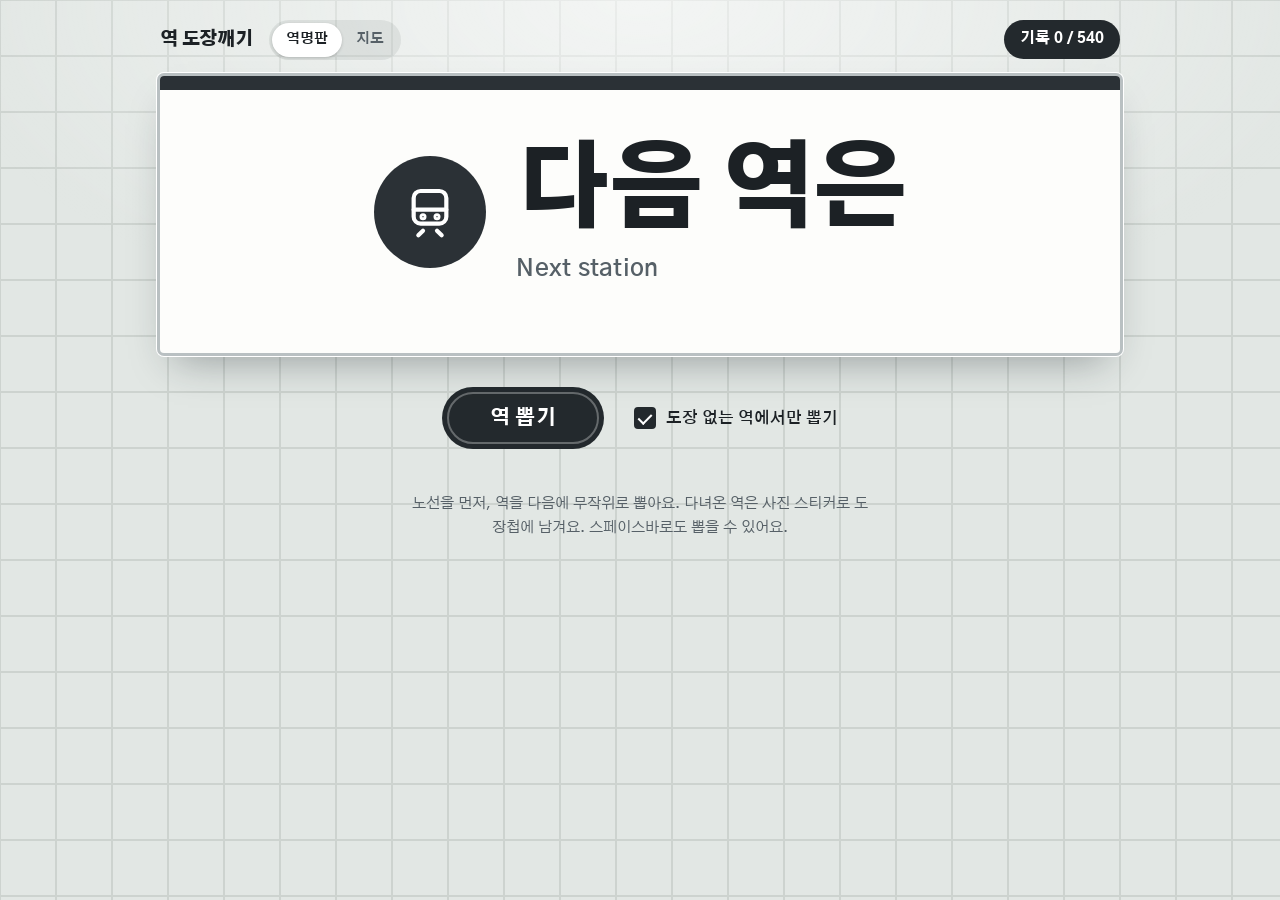
<file: index.html>
<!doctype html>
<html lang="ko">
<head>
  <meta charset="utf-8">
  <meta name="viewport" content="width=device-width, initial-scale=1, viewport-fit=cover">
  <title>역 도장깨기</title>
  <meta name="description" content="무작위 역 뽑기로 떠나는 수도권 전철 탐험. 직접 방문한 역도 같은 사진 스티커 도장첩에 기록합니다.">
  <meta name="theme-color" content="#e2e7e4">
  <link rel="icon" href="data:image/svg+xml,%3Csvg xmlns='http://www.w3.org/2000/svg' viewBox='0 0 32 32'%3E%3Ccircle cx='16' cy='16' r='15' fill='%2300a84d'/%3E%3Ctext x='16' y='22.5' font-size='18' font-weight='700' text-anchor='middle' fill='white' font-family='sans-serif'%3E역%3C/text%3E%3C/svg%3E">
  <meta name="apple-mobile-web-app-capable" content="yes">
  <meta name="mobile-web-app-capable" content="yes">
  <meta name="apple-mobile-web-app-title" content="도장깨기">
  <meta name="apple-mobile-web-app-status-bar-style" content="default">
  <link rel="manifest" href="manifest.webmanifest">
  <link rel="apple-touch-icon" href="icons/icon-180.png">
  <link rel="preconnect" href="https://fonts.googleapis.com">
  <link rel="preconnect" href="https://fonts.gstatic.com" crossorigin>
  <link href="https://fonts.googleapis.com/css2?family=Gothic+A1:wght@400;600;800;900&display=swap" rel="stylesheet">
  <link rel="stylesheet" href="common.css">
  <link rel="stylesheet" href="sign.css">
</head>
<body>
  <div class="wrap">
    <header class="top">
      <h1>역 도장깨기</h1>
      <nav class="views" aria-label="보기 방식"><a href="index.html" aria-current="page">역명판</a><a href="map.html">지도</a></nav>
      <button type="button" class="rec-btn" id="openRecord">기록</button>
    </header>

    <main>
      <section aria-label="뽑은 역">
        <div class="sign-wrap">
          <div class="sign" id="sign" data-state="idle" aria-hidden="true">
            <div class="sign-band"></div>
            <div class="sign-body">
              <div class="nb prev" id="prev"><i class="tri"></i><span id="prevName"></span></div>
              <div class="core">
                <div class="badge" id="badge"><span id="badgeNum"></span></div>
                <div class="names">
                  <div class="ko-win"><div class="ko" id="ko">다음 역은</div></div>
                  <div class="en" id="en">Next station</div>
                </div>
              </div>
              <div class="nb next" id="next"><span id="nextName"></span><i class="tri"></i></div>
            </div>
            <div class="xfer" id="xfer"></div>
          </div>
          <div id="stickerSlot"></div>
        </div>

        <div class="controls">
          <button type="button" class="draw" id="draw">역 뽑기</button>
          <label class="switch">
            <input type="checkbox" id="unvisited" checked>
            <span class="box" aria-hidden="true"></span>
            <span>도장 없는 역에서만 뽑기</span>
          </label>
        </div>
        <p class="note" id="note" role="status"></p>
        <p class="lead" id="lead">노선을 먼저, 역을 다음에 무작위로 뽑아요. 다녀온 역은 사진 스티커로 도장첩에 남겨요.<span class="kbd-only"> 스페이스바로도 뽑을 수 있어요.</span></p>
      </section>

      <section class="board" id="board" hidden aria-label="이 역 안내"></section>
    </main>
  </div>

  <div class="sr" id="live" aria-live="polite"></div>
  <noscript><p style="padding:24px">이 페이지는 자바스크립트가 켜져 있어야 동작해요.</p></noscript>

  <script src="data.js"></script>
  <script src="access.js"></script>
  <script src="geo.js"></script>
  <script src="core/base.js"></script>
  <script src="core/sound.js"></script>
  <script src="core/draw.js"></script>
  <script src="core/route.js"></script>
  <script src="core/sticker.js"></script>
  <script src="core/backup.js"></script>
  <script src="core/seal.js"></script>
  <script src="core/origin.js"></script>
  <script src="core/card.js"></script>
  <script src="core/board.js"></script>
  <script src="core/boardTiles.js"></script>
  <script src="core/boardUpload.js"></script>
  <script src="core/lifehub.js"></script>
  <script src="core/drawer.js"></script>
  <script src="sign.js"></script>
</body>
</html>
</file>
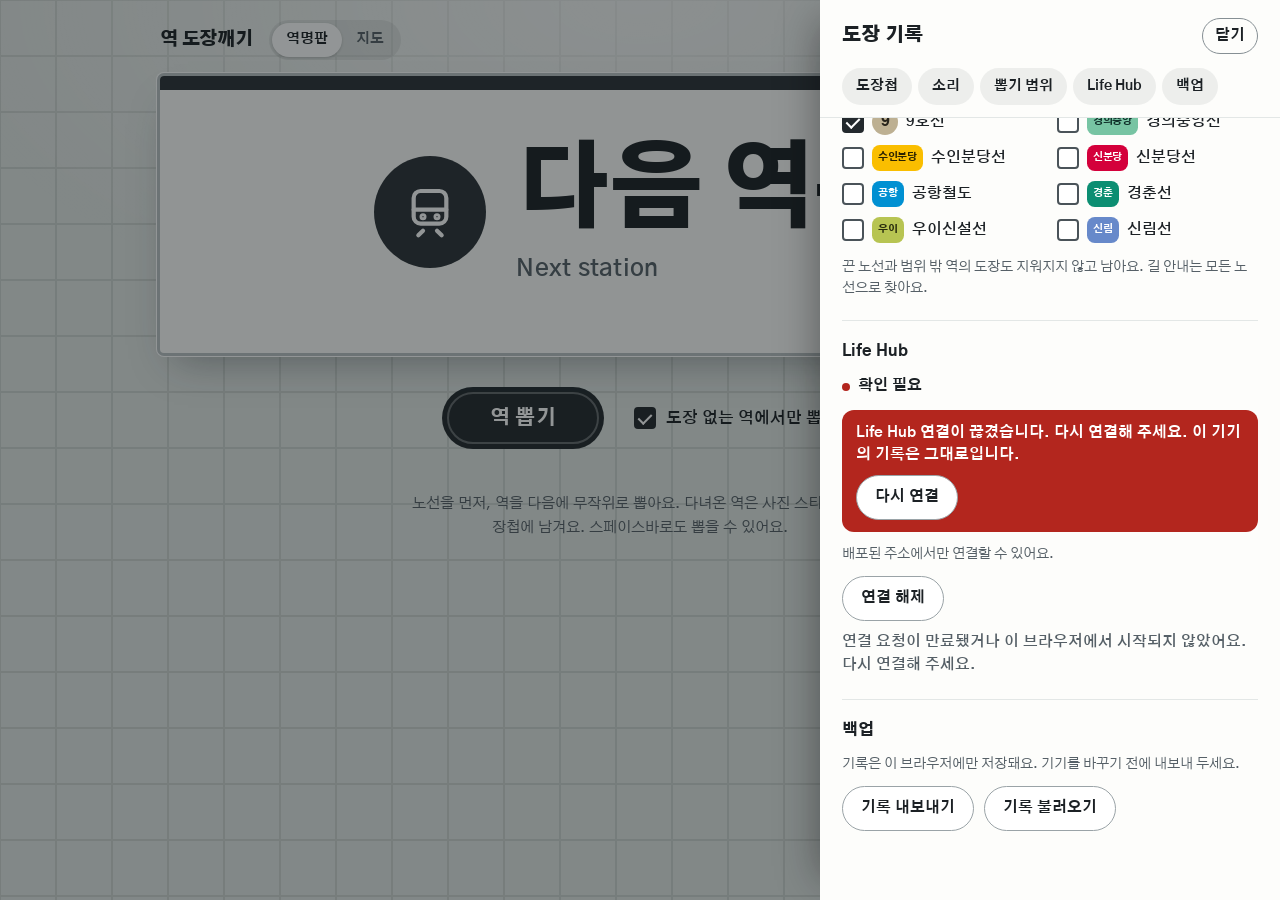
<file: lifehub/index.html>
<!doctype html>
<html lang="ko">
<head>
<meta charset="utf-8">
<meta name="viewport" content="width=device-width,initial-scale=1">
<meta name="robots" content="noindex">
<meta name="referrer" content="no-referrer">
<title>역 도장깨기 · Life Hub</title>
</head>
<body>
<p>Life Hub 연결을 마무리하는 중…</p>
<script>
  // Life Hub가 여기로 돌아와요. 한 번 쓰는 결과를 이 탭의 sessionStorage에 넘기고, 주소에서 지운 뒤 역명판을 열어요.
  try { sessionStorage.setItem('metro-stamp.lifehub.callback.v1', location.search); } catch (e) { /* 앱이 알려요 */ }
  location.replace(new URL('../index.html', location.href).href);
</script>
</body>
</html>
</file>
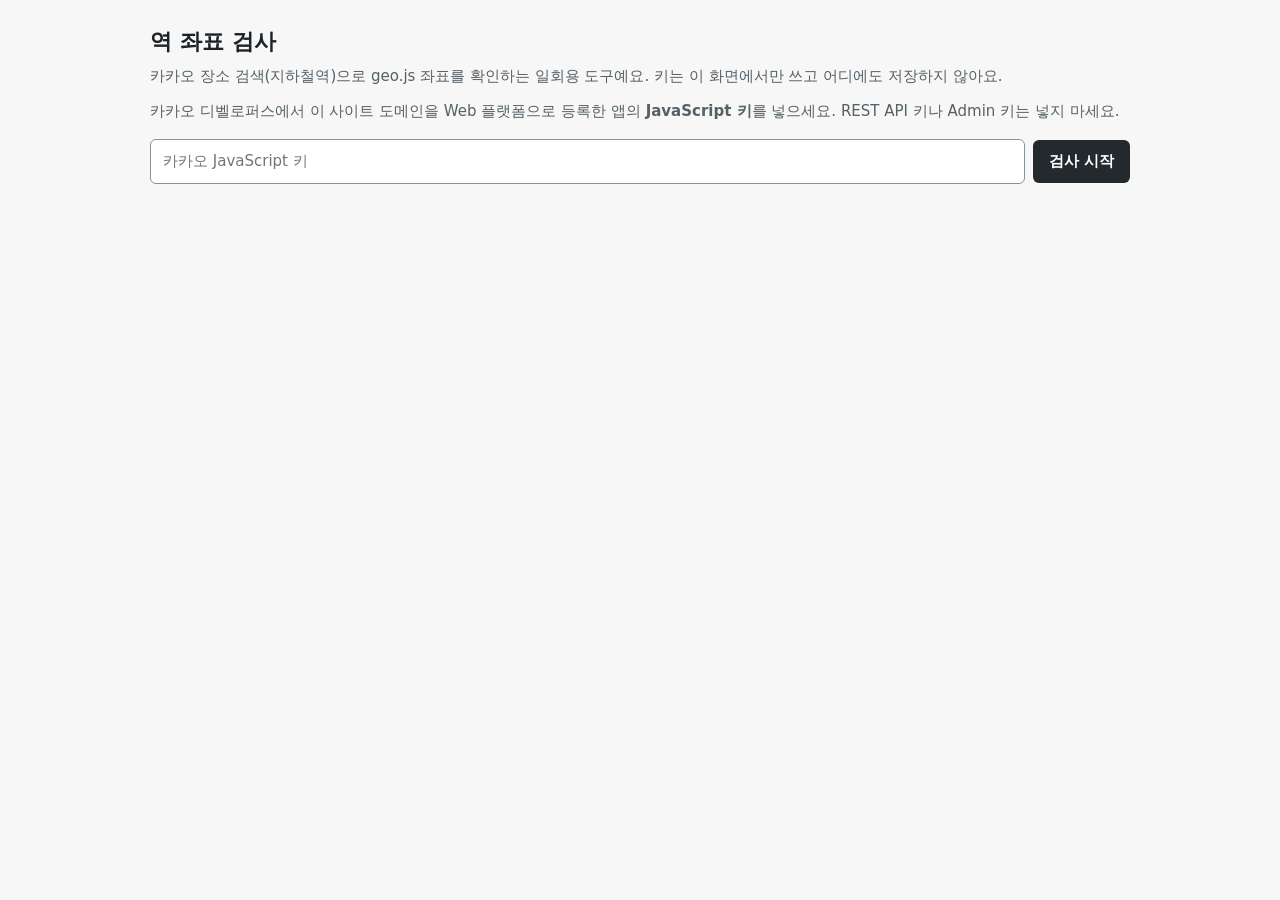
<file: tools/geo-check.html>
<!doctype html>
<html lang="ko">
<head>
  <meta charset="utf-8">
  <meta name="viewport" content="width=device-width, initial-scale=1">
  <title>역 좌표 검사</title>
  <meta name="robots" content="noindex">
  <style>
    :root { --ink: #1c2125; --muted: #566067; --line: #d5dad8; --warn: #fff3cd; --bad: #fde2e1; }
    * { box-sizing: border-box; }
    body { margin: 0; padding: 24px 16px 60px; font: 15px/1.55 system-ui, -apple-system, "Apple SD Gothic Neo", "Malgun Gothic", sans-serif; color: var(--ink); background: #f6f7f6; }
    main { max-width: 980px; margin: 0 auto; }
    h1 { margin: 0 0 6px; font-size: 1.4rem; }
    p { margin: 0 0 12px; color: var(--muted); }
    .row { display: flex; flex-wrap: wrap; gap: 8px; align-items: center; margin: 16px 0; }
    input[type=text] { flex: 1 1 260px; padding: 10px 12px; font: inherit; border: 1.5px solid #8a9398; border-radius: 6px; }
    button { padding: 10px 16px; font: inherit; font-weight: 700; color: #fff; background: #23292d; border: 0; border-radius: 6px; cursor: pointer; }
    button:disabled { opacity: .45; cursor: default; }
    button.sec { color: var(--ink); background: #fff; border: 1.5px solid #8a9398; }
    :focus-visible { outline: 3px solid #1a73e8; outline-offset: 2px; }
    #msg { min-height: 1.5em; font-weight: 600; color: var(--ink); }
    #msg.err { color: #b3261e; }
    progress { width: 100%; height: 10px; }
    .sum { margin: 12px 0; font-weight: 600; }
    .table-wrap { overflow-x: auto; background: #fff; border: 1px solid var(--line); border-radius: 6px; }
    table { width: 100%; border-collapse: collapse; font-size: .9rem; }
    th, td { padding: 6px 10px; text-align: left; border-bottom: 1px solid var(--line); white-space: nowrap; vertical-align: top; }
    td.names { white-space: normal; min-width: 220px; color: var(--muted); }
    td.num { text-align: right; font-variant-numeric: tabular-nums; }
    tr.far td { background: var(--warn); }
    tr.miss td { background: var(--bad); }
  </style>
</head>
<body>
<main>
  <h1>역 좌표 검사</h1>
  <p>카카오 장소 검색(지하철역)으로 geo.js 좌표를 확인하는 일회용 도구예요. 키는 이 화면에서만 쓰고 어디에도 저장하지 않아요.</p>
  <p>카카오 디벨로퍼스에서 이 사이트 도메인을 Web 플랫폼으로 등록한 앱의 <b>JavaScript 키</b>를 넣으세요. REST API 키나 Admin 키는 넣지 마세요.</p>

  <div class="row">
    <input type="text" id="key" placeholder="카카오 JavaScript 키" autocomplete="off" spellcheck="false" aria-label="카카오 JavaScript 키">
    <button type="button" id="start">검사 시작</button>
  </div>
  <progress id="prog" max="1" value="0" hidden></progress>
  <p id="msg" role="status"></p>

  <div id="out" hidden>
    <p class="sum" id="sum"></p>
    <div class="row">
      <button type="button" class="sec" id="dlJson">결과 JSON 내려받기 (geo-kakao.json)</button>
      <button type="button" class="sec" id="dlGeo">새 geo.js 내려받기</button>
    </div>
    <div class="table-wrap">
      <table>
        <thead><tr><th>역</th><th>호선</th><th class="num">차이(m)</th><th>기존</th><th>카카오</th><th>찾은 장소</th></tr></thead>
        <tbody id="rows"></tbody>
      </table>
    </div>
  </div>
</main>

<script src="../data.js"></script>
<script src="../geo.js"></script>
<script>
(() => {
  'use strict';
  const { LINES, GEO } = window.METRO;
  const $ = (s) => document.querySelector(s);
  const sleep = (ms) => new Promise((r) => setTimeout(r, ms));
  const esc = (s) => String(s).replace(/[&<>"']/g, (c) => ({ '&': '&amp;', '<': '&lt;', '>': '&gt;', '"': '&quot;', "'": '&#39;' }[c]));
  /* 역 키 '신촌(경의중앙)'은 괄호를 빼고 검색해요. 같은 이름 역은 노선명으로 가려요 */
  const query = (name) => { const t = name.replace(/\(.+\)$/, ''); return t.endsWith('역') ? t : t + '역'; };
  const LINE = Object.fromEntries(LINES.map((L) => [L.n, L]));
  const kakaoLine = (n) => LINE[n].kakao || n + '호선';
  const FAR = 150;

  const stations = new Map();
  LINES.forEach((L) => L.tracks.forEach((t) => t.s.forEach((n) => {
    if (!stations.has(n)) stations.set(n, []);
    if (!stations.get(n).includes(L.n)) stations.get(n).push(L.n);
  })));

  function meters(a, b) {
    const r = Math.PI / 180, dl = (b[0] - a[0]) * r, dg = (b[1] - a[1]) * r;
    const x = Math.sin(dl / 2) ** 2 + Math.cos(a[0] * r) * Math.cos(b[0] * r) * Math.sin(dg / 2) ** 2;
    return Math.round(12742000 * Math.asin(Math.sqrt(x)));
  }
  const say = (t, err) => { $('#msg').textContent = t; $('#msg').classList.toggle('err', !!err); };

  let geoSource = '';
  fetch('../geo.js').then((r) => r.text()).then((t) => { geoSource = t; }).catch(() => {});

  function loadSDK(key) {
    return new Promise((res, rej) => {
      if (window.kakao && window.kakao.maps && window.kakao.maps.services) { res(); return; }
      const s = document.createElement('script');
      s.src = 'https://dapi.kakao.com/v2/maps/sdk.js?appkey=' + encodeURIComponent(key) + '&libraries=services&autoload=false';
      const t = setTimeout(() => rej(new Error('timeout')), 10000);
      s.onerror = () => { clearTimeout(t); rej(new Error('script')); };
      s.onload = () => {
        if (!window.kakao || !window.kakao.maps || !window.kakao.maps.load) { clearTimeout(t); rej(new Error('sdk')); return; }
        window.kakao.maps.load(() => { clearTimeout(t); res(); });
      };
      document.head.append(s);
    });
  }

  /* 장소 이름에서 역 이름 부분만: 괄호 안을 빼고 첫 단어. 예) "총신대입구(이수)역 4호선" → "총신대입구역"
     앞부분만 비교하면 "동대문역사문화공원역"이 "동대문역"에 걸려서 첫 단어 전체를 비교해요. */
  const words = (s) => String(s).replace(/[·‧∙・]/g, '.').replace(/\([^)]*\)/g, '').trim().split(/\s+/);
  const head = (s) => words(s)[0];
  /* 노선은 역 이름 뒤 나머지 전체로 비교해요. 부분 일치면 '인천1호선'이 '1호선'에 걸려요 */
  const lineOf = (s) => words(s).slice(1).join(' ');
  const dots = (s) => String(s).replace(/[·‧∙・]/g, '.');

  function search(places, kind, arg, opts) {
    return new Promise((res) => {
      places[kind](arg, (data, status) => res({ data: data || [], status }), opts);
    });
  }

  async function checkOne(places, name, lines) {
    const S = window.kakao.maps.services;
    const old = GEO[name];
    const loc = new window.kakao.maps.LatLng(old[0], old[1]);
    const q = query(name);
    const r = await search(places, 'keywordSearch', q, { category_group_code: 'SW8', location: loc, radius: 5000, sort: S.SortBy.DISTANCE });
    if (r.status === S.Status.ERROR) return { name, lines, old, error: true };
    const named = r.data.filter((p) => head(p.place_name) === dots(q));
    const onLine = named.filter((p) => lines.some((n) => lineOf(p.place_name) === kakaoLine(n)));
    const use = onLine.length ? onLine : named.slice(0, 1);
    if (!use.length) {
      const near = await search(places, 'categorySearch', 'SW8', { location: loc, radius: 800, sort: S.SortBy.DISTANCE });
      return { name, lines, old, now: null, hint: near.data.slice(0, 4).map((p) => p.place_name) };
    }
    const lat = use.reduce((a, p) => a + Number(p.y), 0) / use.length;
    const lng = use.reduce((a, p) => a + Number(p.x), 0) / use.length;
    const now = [Number(lat.toFixed(4)), Number(lng.toFixed(4))];
    return { name, lines, old, now, dist: meters(old, now), matched: use.map((p) => p.place_name), lineMatch: onLine.length > 0 };
  }

  let results = [];

  function render() {
    const found = results.filter((r) => r.now);
    const miss = results.filter((r) => !r.now);
    const far = found.filter((r) => r.dist > FAR);
    const ds = found.map((r) => r.dist).sort((a, b) => a - b);
    const med = ds.length ? ds[Math.floor(ds.length / 2)] : 0;
    $('#sum').textContent = `${results.length}역 중 ${found.length}역 찾음 · 못 찾음 ${miss.length} · ${FAR}m 넘게 차이 ${far.length} · 차이 중앙값 ${med}m`;
    const sorted = [...miss, ...found.sort((a, b) => b.dist - a.dist)];
    $('#rows').innerHTML = sorted.map((r) => {
      const cls = !r.now ? 'miss' : r.dist > FAR ? 'far' : '';
      const names = r.now ? r.matched.join(', ') + (r.lineMatch ? '' : ' (호선 불일치)') : (r.error ? '검색 오류' : '못 찾음' + (r.hint && r.hint.length ? ' · 근처: ' + r.hint.join(', ') : ''));
      return `<tr class="${cls}"><td>${esc(r.name)}</td><td>${r.lines.join(',')}</td><td class="num">${r.now ? r.dist : '-'}</td>` +
        `<td>${r.old.join(', ')}</td><td>${r.now ? r.now.join(', ') : '-'}</td><td class="names">${esc(names)}</td></tr>`;
    }).join('');
    $('#out').hidden = false;
  }

  function download(name, text, type) {
    const a = document.createElement('a');
    a.href = URL.createObjectURL(new Blob([text], { type }));
    a.download = name;
    a.click();
    setTimeout(() => URL.revokeObjectURL(a.href), 1500);
  }

  function newGeoSource() {
    const byName = new Map(results.filter((r) => r.now).map((r) => [r.name, r.now]));
    return geoSource.replace(/([^'|:\s]+):(\d+(?:\.\d+)?),(\d+(?:\.\d+)?)/g, (m, n) => {
      const v = byName.get(n);
      return v ? `${n}:${v[0]},${v[1]}` : m;
    });
  }

  $('#start').addEventListener('click', async () => {
    const key = $('#key').value.trim();
    if (!key) { say('JavaScript 키를 넣어 주세요.', true); $('#key').focus(); return; }
    $('#start').disabled = true;
    say('카카오 지도 SDK 불러오는 중…');
    try {
      await loadSDK(key);
    } catch (e) {
      say('카카오 SDK를 불러오지 못했어요. JavaScript 키가 맞는지, 이 사이트 도메인(' + location.origin + ')이 앱의 Web 플랫폼에 등록돼 있는지 확인해 주세요.', true);
      $('#start').disabled = false;
      return;
    }
    const places = new window.kakao.maps.services.Places();
    const list = [...stations.entries()];
    const prog = $('#prog');
    prog.hidden = false;
    prog.max = list.length;
    results = [];
    let errors = 0;
    for (let i = 0; i < list.length; i++) {
      const [name, lines] = list[i];
      say(`검사 중 ${i + 1} / ${list.length} · ${name}`);
      const r = await checkOne(places, name, lines);
      if (r.error) errors++;
      results.push(r);
      prog.value = i + 1;
      if (errors >= 5 && errors === results.length) {
        say('검색이 계속 실패해요. 키의 사용량 제한이나 카카오맵 사용 설정을 확인해 주세요.', true);
        break;
      }
      await sleep(120);
    }
    render();
    say('끝났어요. 결과 JSON을 내려받아 대화에 올려 주세요.');
    $('#start').disabled = false;
  });

  $('#dlJson').addEventListener('click', () => {
    const data = { checkedAt: new Date().toISOString(), source: 'kakao places SW8', results };
    download('geo-kakao.json', JSON.stringify(data, null, 1), 'application/json');
  });
  $('#dlGeo').addEventListener('click', () => {
    if (!geoSource) { say('geo.js 원문을 읽지 못했어요.', true); return; }
    download('geo.js', newGeoSource(), 'text/javascript');
  });
})();
</script>
</body>
</html>
</file>
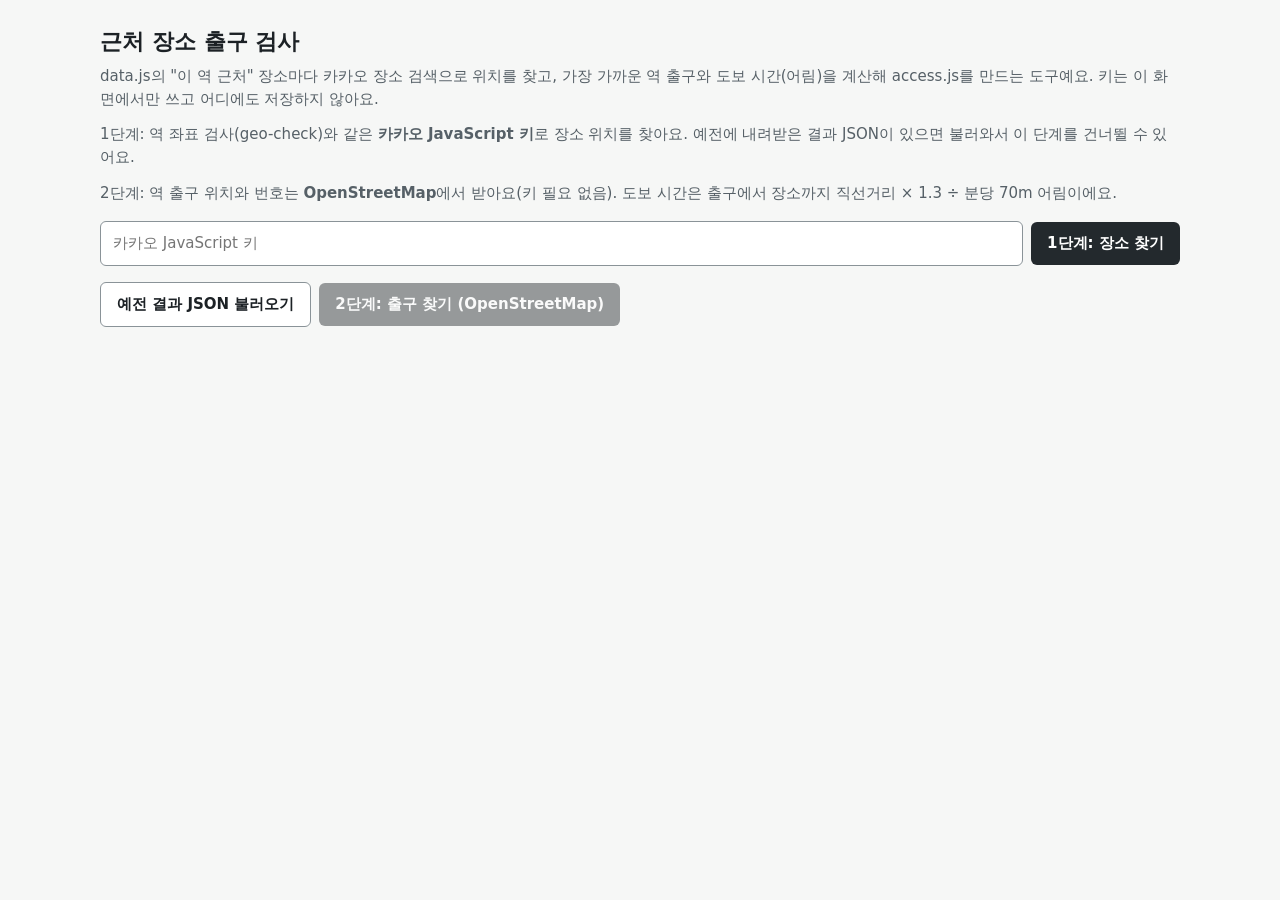
<file: tools/place-check.html>
<!doctype html>
<html lang="ko">
<head>
  <meta charset="utf-8">
  <meta name="viewport" content="width=device-width, initial-scale=1">
  <title>근처 장소 출구 검사</title>
  <meta name="robots" content="noindex">
  <style>
    :root { --ink: #1c2125; --muted: #566067; --line: #d5dad8; --warn: #fff3cd; --bad: #fde2e1; }
    * { box-sizing: border-box; }
    body { margin: 0; padding: 24px 16px 60px; font: 15px/1.55 system-ui, -apple-system, "Apple SD Gothic Neo", "Malgun Gothic", sans-serif; color: var(--ink); background: #f6f7f6; }
    main { max-width: 1080px; margin: 0 auto; }
    h1 { margin: 0 0 6px; font-size: 1.4rem; }
    p { margin: 0 0 12px; color: var(--muted); }
    .row { display: flex; flex-wrap: wrap; gap: 8px; align-items: center; margin: 16px 0; }
    input[type=text] { flex: 1 1 260px; padding: 10px 12px; font: inherit; border: 1.5px solid #8a9398; border-radius: 6px; }
    button { padding: 10px 16px; font: inherit; font-weight: 700; color: #fff; background: #23292d; border: 0; border-radius: 6px; cursor: pointer; }
    button:disabled { opacity: .45; cursor: default; }
    button.sec { color: var(--ink); background: #fff; border: 1.5px solid #8a9398; }
    :focus-visible { outline: 3px solid #1a73e8; outline-offset: 2px; }
    #msg { min-height: 1.5em; font-weight: 600; color: var(--ink); }
    #msg.err { color: #b3261e; }
    progress { width: 100%; height: 10px; }
    .sum { margin: 12px 0; font-weight: 600; }
    .table-wrap { overflow-x: auto; background: #fff; border: 1px solid var(--line); border-radius: 6px; }
    table { width: 100%; border-collapse: collapse; font-size: .9rem; }
    th, td { padding: 6px 10px; text-align: left; border-bottom: 1px solid var(--line); white-space: nowrap; vertical-align: top; }
    td.names { white-space: normal; min-width: 200px; color: var(--muted); }
    td.num { text-align: right; font-variant-numeric: tabular-nums; }
    tr.far td { background: var(--warn); }
    tr.miss td { background: var(--bad); }
  </style>
</head>
<body>
<main>
  <h1>근처 장소 출구 검사</h1>
  <p>data.js의 "이 역 근처" 장소마다 카카오 장소 검색으로 위치를 찾고, 가장 가까운 역 출구와 도보 시간(어림)을 계산해 access.js를 만드는 도구예요. 키는 이 화면에서만 쓰고 어디에도 저장하지 않아요.</p>
  <p>1단계: 역 좌표 검사(geo-check)와 같은 <b>카카오 JavaScript 키</b>로 장소 위치를 찾아요. 예전에 내려받은 결과 JSON이 있으면 불러와서 이 단계를 건너뛸 수 있어요.</p>
  <p>2단계: 역 출구 위치와 번호는 <b>OpenStreetMap</b>에서 받아요(키 필요 없음). 도보 시간은 출구에서 장소까지 직선거리 × 1.3 ÷ 분당 70m 어림이에요.</p>

  <div class="row">
    <input type="text" id="key" placeholder="카카오 JavaScript 키" autocomplete="off" spellcheck="false" aria-label="카카오 JavaScript 키">
    <button type="button" id="start">1단계: 장소 찾기</button>
  </div>
  <div class="row">
    <button type="button" class="sec" id="load">예전 결과 JSON 불러오기</button>
    <input type="file" id="file" accept="application/json,.json" hidden>
    <button type="button" id="osm" disabled>2단계: 출구 찾기 (OpenStreetMap)</button>
  </div>
  <progress id="prog" max="1" value="0" hidden></progress>
  <p id="msg" role="status"></p>

  <div id="out" hidden>
    <p class="sum" id="sum"></p>
    <div class="row">
      <button type="button" class="sec" id="dlJson">결과 JSON 내려받기 (access-kakao.json)</button>
      <button type="button" class="sec" id="dlAccess">새 access.js 내려받기</button>
    </div>
    <div class="table-wrap">
      <table>
        <thead><tr><th>역</th><th>장소</th><th class="num">역에서(m)</th><th>출구</th><th class="num">출구에서(m)</th><th class="num">역 출구 수</th><th>표시</th><th>찾은 장소</th></tr></thead>
        <tbody id="rows"></tbody>
      </table>
    </div>
  </div>
</main>

<script src="../data.js"></script>
<script src="../geo.js"></script>
<script src="../access.js"></script>
<script>
(() => {
  'use strict';
  const { CURATED, GEO } = window.METRO;
  const OLD = window.METRO.ACCESS || {};
  const $ = (s) => document.querySelector(s);
  const sleep = (ms) => new Promise((r) => setTimeout(r, ms));
  const esc = (s) => String(s).replace(/[&<>"']/g, (c) => ({ '&': '&amp;', '<': '&lt;', '>': '&gt;', '"': '&quot;', "'": '&#39;' }[c]));
  const base = (name) => name.replace(/\(.+\)$/, '').replace(/역$/, '');
  const query = (name) => base(name) + '역';
  const FAR = 1200;          // 역 중심에서 이보다 멀면 '근처'가 아니라서 access.js에 넣지 않아요
  const WALK = (m) => Math.max(1, Math.round((m * 1.3) / 70));
  /* 좌표가 한 점이 아닌 곳: 하천·산·숲길처럼 긴 곳은 빼고, 공원·궁처럼 넓은 곳은 '몇 번 출구 쪽'만 */
  const LINEAR = /(천|산|강|한강공원|자락길|숲길|둘레길)$/;
  const AREA = /(공원|궁|릉|묘|묘원|성지|섬|대학교|캠퍼스|시민의숲|꿈의숲|서울숲|마을|호수|토성)$/;
  /* 카카오가 다른 곳을 찾은 장소 ('역|장소'): 표시하지 않아요 */
  const SKIP = new Set(['신사|신사동 간장게장 골목']);
  const EXIT_NEAR = 600;     // 출구는 가장 가까운 역에 붙이고, 그 역에서 이 거리 안의 것만 써요

  function meters(a, b) {
    const r = Math.PI / 180, dl = (b[0] - a[0]) * r, dg = (b[1] - a[1]) * r;
    const x = Math.sin(dl / 2) ** 2 + Math.cos(a[0] * r) * Math.cos(b[0] * r) * Math.sin(dg / 2) ** 2;
    return Math.round(12742000 * Math.asin(Math.sqrt(x)));
  }
  const say = (t, err) => { $('#msg').textContent = t; $('#msg').classList.toggle('err', !!err); };

  function loadSDK(key) {
    return new Promise((res, rej) => {
      if (window.kakao && window.kakao.maps && window.kakao.maps.services) { res(); return; }
      const s = document.createElement('script');
      s.src = 'https://dapi.kakao.com/v2/maps/sdk.js?appkey=' + encodeURIComponent(key) + '&libraries=services&autoload=false';
      const t = setTimeout(() => rej(new Error('timeout')), 10000);
      s.onerror = () => { clearTimeout(t); rej(new Error('script')); };
      s.onload = () => {
        if (!window.kakao || !window.kakao.maps || !window.kakao.maps.load) { clearTimeout(t); rej(new Error('sdk')); return; }
        window.kakao.maps.load(() => { clearTimeout(t); res(); });
      };
      document.head.append(s);
    });
  }

  function search(places, q, opts) {
    return new Promise((res) => places.keywordSearch(q, (data, status) => res({ data: data || [], status }), opts));
  }

  /* 역 출구: "서울역 1번출구"처럼 이름에 역 이름과 'N번 출구'가 들어간 장소를 모아요. 같은 번호는 평균 좌표 */
  const exitCache = new Map();
  async function exitsOf(places, name) {
    if (exitCache.has(name)) return exitCache.get(name);
    const S = window.kakao.maps.services;
    const loc = new window.kakao.maps.LatLng(GEO[name][0], GEO[name][1]);
    const found = new Map();
    for (let page = 1; page <= 3; page++) {
      const r = await search(places, query(name) + ' 출구', { location: loc, radius: 800, sort: S.SortBy.DISTANCE, page });
      r.data.forEach((p) => {
        if (!p.place_name.replace(/\s/g, '').includes(base(name))) return;
        const m = p.place_name.match(/(\d+(?:-\d+)?)\s*번\s*출구/);
        if (!m) return;
        const a = found.get(m[1]) || [];
        a.push([Number(p.y), Number(p.x)]);
        found.set(m[1], a);
      });
      if (r.data.length < 15) break;
      await sleep(100);
    }
    const exits = [...found.entries()].map(([no, pts]) => ({
      no, at: [pts.reduce((s, q) => s + q[0], 0) / pts.length, pts.reduce((s, q) => s + q[1], 0) / pts.length],
    }));
    exitCache.set(name, exits);
    return exits;
  }

  async function checkOne(places, station, p) {
    const S = window.kakao.maps.services;
    const st = GEO[station];
    if (!st) return { station, place: p[1], error: '역 좌표 없음' };
    const loc = new window.kakao.maps.LatLng(st[0], st[1]);
    let r = await search(places, p[3] || p[1], { location: loc, radius: 3000, sort: S.SortBy.ACCURACY });
    if (r.status === S.Status.ERROR) return { station, place: p[1], error: '검색 오류' };
    if (!r.data.length) r = await search(places, base(station) + ' ' + p[1], { location: loc, radius: 3000, sort: S.SortBy.ACCURACY });
    if (!r.data.length) return { station, place: p[1], miss: true };
    const hit = r.data[0];
    const at = [Number(hit.y), Number(hit.x)];
    const fromStation = meters(st, at);
    const exits = await exitsOf(places, station);
    let best = null;
    exits.forEach((e) => { const m = meters(e.at, at); if (!best || m < best.m) best = { no: e.no, m }; });
    const m = best ? best.m : fromStation;
    return { station, place: p[1], found: hit.place_name, category: hit.category_name || '', at, fromStation, exit: best ? best.no : '', walk: WALK(m), exitsKnown: exits.length };
  }

  let results = [];
  let osmDone = false;

  /* 화면에 보일 값: [출구, 도보 분] · 넓은 곳은 [출구, 0] = 'N번 출구 쪽' · 넣지 않으면 null */
  function shown(r) {
    if (r.miss || r.error || r.fromStation > FAR || LINEAR.test(r.place) || SKIP.has(r.station + '|' + r.place)) return null;
    const exit = osmDone ? r.osmExit : '';   // 카카오 출구 검색은 역마다 몇 개밖에 안 나와서 쓰지 않아요
    const dist = osmDone ? r.osmExitDist : null;
    if (AREA.test(r.place)) return exit ? [exit, 0] : null;
    if (exit && dist != null) return [exit, WALK(dist)];
    return ['', WALK(r.fromStation)];
  }
  const label = (v) => (!v ? '넣지 않음' : v[1] === 0 ? v[0] + '번 출구 쪽' : (v[0] ? v[0] + '번 출구 ' : '역에서 ') + '도보 약 ' + v[1] + '분');

  function render() {
    const vals = results.map(shown);
    const used = vals.filter(Boolean).length;
    const miss = results.filter((r) => r.miss || r.error).length;
    const far = results.filter((r) => !r.miss && !r.error && r.fromStation > FAR).length;
    const noExit = vals.filter((v) => v && !v[0]).length;
    $('#sum').textContent = `${results.length}곳 중 ${used}곳 표시 · ${FAR}m 넘게 멂 ${far} · 못 찾음 ${miss} · 출구 없이 역 기준 ${noExit}` +
      (osmDone ? '' : ' · 아직 2단계(출구 찾기) 전이에요');
    const order = results.map((r, i) => i).sort((a, b) => (vals[a] ? 1 : 0) - (vals[b] ? 1 : 0));
    $('#rows').innerHTML = order.map((i) => {
      const r = results[i], v = vals[i];
      const cls = r.miss || r.error ? 'miss' : !v ? 'far' : '';
      const found = r.error ? r.error : r.miss ? '못 찾음' : r.found;
      const ex = osmDone ? r.osmExit : r.exit;
      return `<tr class="${cls}"><td>${esc(r.station)}</td><td>${esc(r.place)}</td><td class="num">${r.fromStation != null ? r.fromStation : '-'}</td>` +
        `<td>${ex ? esc(ex) + '번' : '-'}</td><td class="num">${osmDone && r.osmExitDist != null ? r.osmExitDist : '-'}</td>` +
        `<td class="num">${osmDone ? (r.osmExitsKnown || 0) : (r.exitsKnown || 0)}</td><td>${esc(label(v))}</td><td class="names">${esc(found)}</td></tr>`;
    }).join('');
    $('#out').hidden = false;
    $('#osm').disabled = !results.length;
  }

  /* OpenStreetMap 지하철 출구(railway=subway_entrance)를 한 번에 받아 가장 가까운 역에 나눠 줘요 */
  const OVERPASS = ['https://overpass-api.de/api/interpreter', 'https://overpass.kumi.systems/api/interpreter', 'https://maps.mail.ru/osm/tools/overpass/api/interpreter'];
  async function osmEntrances() {
    const bb = '(37.15,126.55,38.0,127.8)';
    const q = `[out:json][timeout:120];(node["railway"="subway_entrance"]${bb};node["railway"="train_station_entrance"]${bb};);out;`;
    for (const u of OVERPASS) {
      try {
        const r = await fetch(u, { method: 'POST', body: 'data=' + encodeURIComponent(q), headers: { 'Content-Type': 'application/x-www-form-urlencoded' } });
        if (!r.ok) continue;
        const j = await r.json();
        if (j && j.elements) return j.elements;
      } catch (e) { /* 다음 서버 */ }
    }
    throw new Error('overpass');
  }
  const exitNo = (t) => {
    const m = String(t.ref || '').match(/\d+(?:-\d+)?/) || String(t.name || t['name:ko'] || '').match(/(\d+(?:-\d+)?)\s*번/);
    return m ? (m[1] || m[0]) : '';
  };
  function assignExits(nodes) {
    const stations = Object.entries(GEO);
    const byStation = new Map();
    nodes.forEach((n) => {
      const no = exitNo(n.tags || {});
      if (!no) return;
      const at = [n.lat, n.lon];
      let best = null, bd = Infinity;
      stations.forEach(([name, g]) => { const d = meters(g, at); if (d < bd) { bd = d; best = name; } });
      if (bd > EXIT_NEAR) return;
      const list = byStation.get(best) || [];
      if (!list.some((e) => e.no === no && meters(e.at, at) < 30)) list.push({ no, at });
      byStation.set(best, list);
    });
    return byStation;
  }
  async function findExits() {
    $('#osm').disabled = true;
    say('OpenStreetMap에서 출구 받는 중… (수십 초 걸릴 수 있어요)');
    let nodes;
    try {
      nodes = await osmEntrances();
    } catch (e) {
      say('OpenStreetMap 서버에 연결하지 못했어요. 잠시 뒤 다시 눌러 주세요.', true);
      $('#osm').disabled = false;
      return;
    }
    const byStation = assignExits(nodes);
    results.forEach((r) => {
      if (r.miss || r.error || !r.at) return;
      const exits = byStation.get(r.station) || [];
      let best = null;
      exits.forEach((e) => { const m = meters(e.at, r.at); if (!best || m < best.m) best = { no: e.no, m }; });
      r.osmExit = best ? best.no : '';
      r.osmExitDist = best ? best.m : null;
      r.osmExitsKnown = new Set(exits.map((e) => e.no)).size;
    });
    osmDone = true;
    render();
    say(`출구 ${nodes.length}개를 받았어요. 결과 JSON을 내려받아 대화에 올려 주세요.`);
  }

  function download(name, text, type) {
    const a = document.createElement('a');
    a.href = URL.createObjectURL(new Blob([text], { type }));
    a.download = name;
    a.click();
    setTimeout(() => URL.revokeObjectURL(a.href), 1500);
  }

  /* 이번에 찾은 값으로 덮고, 이번에 못 찾은 장소는 예전 값을 그대로 둬요 */
  function accessSource() {
    const out = Object.assign({}, OLD);
    results.forEach((r) => {
      const v = shown(r);
      if (v) out[r.station + '|' + r.place] = v; else delete out[r.station + '|' + r.place];
    });
    const q = (s) => "'" + String(s).replace(/\\/g, '\\\\').replace(/'/g, "\\'") + "'";
    const body = Object.keys(out).sort().map((k) => `    ${q(k)}: [${q(out[k][0])}, ${Number(out[k][1])}],`).join('\n');
    return `/* 이 역 근처 장소: 가까운 출구와 걸어서 걸리는 시간(어림). tools/place-check.html로 만들어요 (${new Date().toLocaleDateString('sv-SE')}).
   키는 '역|장소 이름', 값은 [출구 번호(못 찾으면 ''), 도보 분]. 도보 분이 0이면 공원처럼 넓은 곳이라 'N번 출구 쪽'만 보여요.
   출구는 OpenStreetMap, 장소 위치는 카카오 장소 검색. 도보 분은 출구에서 장소까지 직선거리 × 1.3 ÷ 분당 70m 어림이에요.
   여기 없는 장소는 화면에 이름과 설명만 나와요. */
(function () {
  const ACCESS = {
${body}
  };
  window.METRO.ACCESS = ACCESS;
})();
`;
  }

  $('#start').addEventListener('click', async () => {
    const key = $('#key').value.trim();
    if (!key) { say('JavaScript 키를 넣어 주세요.', true); $('#key').focus(); return; }
    $('#start').disabled = true;
    say('카카오 지도 SDK 불러오는 중…');
    try {
      await loadSDK(key);
    } catch (e) {
      say('카카오 SDK를 불러오지 못했어요. JavaScript 키가 맞는지, 이 사이트 도메인(' + location.origin + ')이 앱의 Web 플랫폼에 등록돼 있는지 확인해 주세요.', true);
      $('#start').disabled = false;
      return;
    }
    const places = new window.kakao.maps.services.Places();
    const list = [];
    Object.entries(CURATED).forEach(([station, ps]) => ps.forEach((p) => list.push([station, p])));
    const prog = $('#prog');
    prog.hidden = false;
    prog.max = list.length;
    results = [];
    let errors = 0;
    for (let i = 0; i < list.length; i++) {
      const [station, p] = list[i];
      say(`검사 중 ${i + 1} / ${list.length} · ${station} · ${p[1]}`);
      const r = await checkOne(places, station, p);
      if (r.error) errors++;
      results.push(r);
      prog.value = i + 1;
      if (errors >= 5 && errors === results.length) {
        say('검색이 계속 실패해요. 키의 사용량 제한이나 카카오맵 사용 설정을 확인해 주세요.', true);
        break;
      }
      await sleep(120);
    }
    osmDone = false;
    render();
    say('장소를 찾았어요. 이어서 2단계(출구 찾기)를 눌러 주세요.');
    $('#start').disabled = false;
  });

  $('#osm').addEventListener('click', findExits);
  $('#load').addEventListener('click', () => $('#file').click());
  $('#file').addEventListener('change', async (e) => {
    const f = e.target.files[0];
    e.target.value = '';
    if (!f) return;
    try {
      const data = JSON.parse(await f.text());
      if (!data || !Array.isArray(data.results)) throw new Error('형식');
      results = data.results;
      osmDone = results.some((r) => 'osmExit' in r);
      render();
      say(`예전 결과 ${results.length}곳을 불러왔어요.` + (osmDone ? '' : ' 2단계(출구 찾기)를 눌러 주세요.'));
    } catch (err) {
      say('불러오지 못했어요. 이 도구에서 내려받은 JSON인지 확인해 주세요.', true);
    }
  });

  $('#dlJson').addEventListener('click', () => {
    const data = { checkedAt: new Date().toISOString(), source: 'kakao places keyword' + (osmDone ? ' + osm entrances' : ''), results };
    download('access-kakao.json', JSON.stringify(data, null, 1), 'application/json');
  });
  $('#dlAccess').addEventListener('click', () => download('access.js', accessSource(), 'text/javascript'));
})();
</script>
</body>
</html>
</file>
<file: common.css>
:root {
  --ink: #1c2125;
  --muted: #566067;
  --tile: #e2e7e4;
  --grout: #cdd3cf;
  --sign: #fdfdfb;
  --frame: #b9c0c2;
  --board: #252b30;
  --board-rule: #3a4248;
  --board-ink: #f2f4f3;
  --board-muted: #a9b3b9;
  --yellow: #ffc72c;
  --line: #2b3136;
  --ink-on: #fff;
  --ink-strong: #23292d;   /* 진한 버튼·체크 표시 */
  --focus: #1a73e8;        /* 키보드 포커스 테두리 */
  --font: "Gothic A1", "Apple SD Gothic Neo", "Malgun Gothic", "Noto Sans KR", system-ui, sans-serif;
}

* { box-sizing: border-box; }
html { -webkit-text-size-adjust: 100%; }
body {
  margin: 0;
  font-family: var(--font);
  font-size: 16px;
  line-height: 1.5;
  color: var(--ink);
}
button { font: inherit; color: inherit; }
:focus-visible { outline: 3px solid var(--focus); outline-offset: 3px; }
.board :focus-visible { outline-color: var(--yellow); }
.sr { position: absolute; width: 1px; height: 1px; overflow: hidden; clip: rect(0 0 0 0); white-space: nowrap; }

/* 머리말 */
.top { display: flex; align-items: center; gap: 16px; padding: calc(env(safe-area-inset-top, 0px) + 20px) 0 16px; }
.top h1 { margin: 0; font-size: 1.15rem; font-weight: 900; letter-spacing: -.01em; white-space: nowrap; }
/* 역명판 | 지도 전환. 지금 보고 있는 역은 저장돼서 넘어가도 그대로예요 */
.views { display: inline-flex; padding: 3px; background: rgba(35, 41, 45, .08); border-radius: 999px; }
.views a {
  padding: 6px 14px;
  font-size: .9rem;
  font-weight: 700;
  color: var(--muted);
  text-decoration: none;
  white-space: nowrap;
  border-radius: 999px;
}
.views a[aria-current="page"] { color: var(--ink); background: #fff; box-shadow: 0 1px 3px rgba(0, 0, 0, .18); }
.rec-btn {
  margin-left: auto;
  padding: 8px 16px;
  font-size: .95rem;
  font-weight: 800;
  white-space: nowrap;
  font-variant-numeric: tabular-nums;
  color: #fff;
  background: var(--ink-strong);
  border: 0;
  border-radius: 999px;
  cursor: pointer;
}
.rec-btn:hover:not(:disabled) { background: #000; }
.rec-btn:disabled { opacity: .55; cursor: progress; }

/* 공통 버튼 */
.pill {
  padding: 10px 18px;
  font-size: .95rem;
  font-weight: 700;
  background: #fff;
  border: 1.5px solid #9aa3a7;
  border-radius: 999px;
  cursor: pointer;
}
.pill:hover { border-color: var(--ink); }
.link-btn {
  padding: 6px 0;
  font-size: .9rem;
  color: var(--board-muted);
  background: none;
  border: 0;
  text-decoration: underline;
  text-underline-offset: 3px;
  cursor: pointer;
}
.draw {
  padding: 16px 48px;
  font-size: 1.25rem;
  font-weight: 800;
  letter-spacing: .02em;
  color: #fff;
  background: var(--ink-strong);
  border: 0;
  border-radius: 999px;
  outline: 2px solid rgba(255, 255, 255, .3);
  outline-offset: -7px;
  cursor: pointer;
  transition: background-color .15s;
}
.draw:hover:not(:disabled) { background: #000; }
.draw:active:not(:disabled) { transform: translateY(1px); }
.draw:disabled { opacity: .65; cursor: progress; }
.draw:focus-visible { outline: 3px solid var(--focus); outline-offset: 3px; }
.switch { display: inline-flex; align-items: center; gap: 10px; font-size: .98rem; font-weight: 600; cursor: pointer; }
.switch input { position: absolute; opacity: 0; width: 1px; height: 1px; }
.switch .box {
  flex: none;
  width: 22px;
  height: 22px;
  background: #fff;
  border: 2px solid #4a5359;
  border-radius: 4px;
  display: grid;
  place-items: center;
}
.switch input:checked + .box { background: var(--ink-strong); border-color: var(--ink-strong); }
.switch input:checked + .box::after {
  content: "";
  width: 6px;
  height: 11px;
  margin-top: -2px;
  border: solid #fff;
  border-width: 0 2.5px 2.5px 0;
  transform: rotate(45deg);
}
.switch input:focus-visible + .box { outline: 3px solid var(--focus); outline-offset: 3px; }
.note { min-height: 1.5em; margin: 14px 0 0; text-align: center; font-size: .95rem; font-weight: 600; color: var(--muted); }

/* 출구 안내판 (가는 길 · 근처 · 도장) */
.board {
  color: var(--board-ink);
  background: var(--board);
  border-radius: 4px;
  box-shadow: 0 0 0 3px #3a4248, 0 0 0 4px rgba(255, 255, 255, .7), 0 20px 40px -16px rgba(20, 28, 34, .45);
}
.board[hidden] { display: none; }
.stampbar {
  display: flex;
  flex-wrap: wrap;
  align-items: center;
  gap: 10px 16px;
  padding: 18px 28px;
  border-bottom: 1px solid var(--board-rule);
}
.cam {
  display: inline-flex;
  align-items: center;
  gap: 8px;
  padding: 11px 20px;
  font-weight: 800;
  font-size: 1rem;
  color: var(--ink-on);
  background: var(--line);
  border: 0;
  border-radius: 999px;
  cursor: pointer;
}
.cam:hover:not(:disabled) { filter: brightness(1.1); }
.cam:disabled { opacity: .6; cursor: progress; }
/* 도장 줄: 1순위 촬영 · 2순위 앨범(테두리 버튼) · 나머지는 아랫줄 링크, 지우기는 오른쪽 끝에 따로 */
.stamp-main { display: flex; flex-wrap: wrap; align-items: center; gap: 10px; }
.ghost-btn {
  padding: 10px 18px; font-size: .95rem; font-weight: 700; color: var(--board-ink);
  background: none; border: 1.5px solid rgba(255, 255, 255, .35); border-radius: 999px; cursor: pointer; white-space: nowrap;
}
.ghost-btn:hover { border-color: var(--board-ink); }
.status { flex: 1 1 14em; min-width: 0; font-size: .92rem; color: var(--board-muted); }
.stampopts { display: flex; flex-wrap: wrap; gap: 0 18px; width: 100%; }
/* 보이는 글자는 작아도 누르는 칸은 넉넉하게 */
.stampopts .link-btn { padding: 8px 0; white-space: nowrap; }
.stampopts .danger { margin-left: auto; color: #ff9a8f; }
.info-grid { display: grid; grid-template-columns: minmax(0, 1.05fr) minmax(0, 1fr); }
.sect { padding: 22px 28px 14px; }
.sect + .sect { border-left: 1px solid var(--board-rule); }
.sect h3 { margin: 0 0 12px; font-size: 1.02rem; font-weight: 800; }
.hint { margin: 10px 0 0; font-size: .86rem; color: var(--board-muted); }
.hint a { color: var(--board-muted); text-underline-offset: 3px; }
.empty { margin: 0 0 12px; color: var(--board-muted); }

.route-sum { margin: -4px 0 14px; font-size: .92rem; color: var(--board-muted); }
.route { margin: 0; padding: 0; list-style: none; }
/* 글자 노선이 있는 경로는 배지 칸을 넓혀 가운데 맞춤 (둥근 사각이 칸 밖으로 안 나가게) */
.route { --col: 30px; }
.route.wide { --col: 60px; }
.leg { position: relative; display: grid; grid-template-columns: var(--col) minmax(0, 1fr); gap: 12px; padding-bottom: 16px; }
.leg > .rb { justify-self: center; }
.leg:not(:last-child)::before {
  content: "";
  position: absolute;
  left: calc(var(--col) / 2 - 1.5px);
  top: 30px;
  bottom: -2px;
  width: 3px;
  background: var(--c, #6b767c);
  border-radius: 2px;
}
.rb { --s: 30px; }
.rb-train { background: #e8ecea; color: var(--ink); }
.rb-end { box-sizing: border-box; border: 4px solid #fff; background: transparent; }
.rt b { display: block; font-weight: 800; font-size: 1rem; line-height: 1.35; }
.rt .sub { display: block; font-size: .9rem; color: var(--board-muted); }
.rt .sub a { color: var(--board-ink); text-underline-offset: 3px; }
.leg.end { padding-bottom: 4px; }
.alts { margin-top: 10px; font-size: .92rem; }
.alts summary { cursor: pointer; color: var(--board-muted); }
.alts ul { margin: 8px 0 0; padding-left: 18px; color: var(--board-muted); }
.alts li + li { margin-top: 4px; }
.alts b { color: var(--board-ink); }

.places { margin: 0; padding: 0; list-style: none; }
.place {
  display: grid;
  grid-template-columns: 3.4rem minmax(0, 1fr);
  align-items: baseline;
  gap: 4px 16px;
  padding: 13px 0;
  border-top: 1px solid var(--board-rule);
}
.place:first-child { border-top: 0; padding-top: 4px; }
.kind { padding: 2px 0; font-size: .8rem; font-weight: 800; text-align: center; color: var(--ink); background: #fff; border-radius: 2px; }
.kind.food { background: var(--yellow); }
.pname { font-size: 1.05rem; font-weight: 800; }
.pdesc { margin-left: 10px; font-size: .92rem; color: var(--board-muted); }
.pacc { display: block; margin-top: 3px; font-size: .88rem; color: var(--board-muted); }
.pacc b { font-weight: 800; color: var(--board-ink); }

/* 창이 열려 있는 동안 뒤 페이지는 스크롤되지 않아요 */
html.locked, html.locked body { overflow: hidden; }
html.locked body { position: fixed; left: 0; right: 0; width: 100%; }   /* top은 base.js가 스크롤 위치로 정해요 */

/* 저장 실패 알림 */
.save-warn {
  position: fixed; z-index: 3500; left: 50%; top: calc(env(safe-area-inset-top, 0px) + 10px); transform: translateX(-50%);
  display: flex; align-items: center; gap: 12px; width: min(560px, calc(100% - 24px)); box-sizing: border-box;
  padding: 12px 14px 12px 18px; color: #fff; background: #b3261e; border-radius: 12px; box-shadow: 0 8px 24px rgba(0, 0, 0, .3);
}
.save-warn[hidden] { display: none; }
.save-warn p { margin: 0; font-size: .92rem; font-weight: 700; line-height: 1.45; }
.save-warn .x { flex: none; color: #fff; border-color: rgba(255, 255, 255, .75); }

/* 기록 서랍 */
.scrim { position: fixed; inset: 0; z-index: 2000; background: rgba(15, 20, 24, .45); opacity: 0; transition: opacity .25s; }
.scrim.on { opacity: 1; }
.scrim[hidden], .drawer[hidden] { display: none; }
.drawer {
  position: fixed;
  top: 0;
  right: 0;
  bottom: 0;
  z-index: 2001;
  display: flex;
  flex-direction: column;
  width: min(460px, 100%);
  background: var(--sign);
  box-shadow: -20px 0 40px -20px rgba(0, 0, 0, .4);
  transform: translateX(100%);
  transition: transform .26s cubic-bezier(.2, .8, .2, 1);
}
.drawer.on { transform: none; }
.drawer-head {
  display: flex; align-items: center; justify-content: space-between;
  padding: calc(18px + env(safe-area-inset-top, 0px)) max(22px, env(safe-area-inset-right, 0px)) 14px 22px;
}
/* 바로가기: 긴 도장첩을 지나지 않고 설정·백업으로 */
.drawer-nav { display: flex; gap: 6px; padding: 0 22px 12px; overflow-x: auto; border-bottom: 1px solid #e3e7e6; }
.drawer-nav button {
  flex: none; padding: 8px 14px; font-size: .88rem; font-weight: 700; color: var(--ink);
  background: rgba(35, 41, 45, .07); border: 0; border-radius: 999px; cursor: pointer;
}
.drawer-nav button:hover { background: rgba(35, 41, 45, .14); }
.drawer [tabindex="-1"]:focus { outline: none; }
.drawer-head h2 { margin: 0; font-size: 1.2rem; font-weight: 900; }
.x { padding: 6px 12px; font-size: .92rem; font-weight: 700; background: none; border: 1.5px solid #868f94; border-radius: 999px; cursor: pointer; }
.drawer-body { flex: 1; overflow: auto; padding: 14px 0 calc(36px + env(safe-area-inset-bottom, 0px)); }
.sum { margin: 0 22px 12px; font-size: .95rem; font-weight: 700; color: var(--muted); font-variant-numeric: tabular-nums; }
.rbadge { --s: 34px; }
.settings { margin: 22px 22px 0; padding-top: 18px; border-top: 1px solid #e3e7e6; }
.settings h3 { margin: 0 0 12px; font-size: 1rem; font-weight: 800; }
.settings .switch { display: flex; margin-bottom: 12px; }
.settings .hint { color: var(--muted); margin: 0 0 12px; }
.backup-actions { display: flex; flex-wrap: wrap; gap: 10px; }
.settings .note { text-align: left; margin-top: 10px; }

@media (max-width: 720px) {
  .top { gap: 10px; }
  .top h1 { font-size: 1.02rem; }
  .views a { padding: 6px 11px; }
  .rec-btn { margin-left: auto; padding: 8px 13px; font-size: .9rem; }
  .stampbar { padding: 16px 20px; }
  .info-grid { grid-template-columns: 1fr; }
  .sect { padding: 20px 20px 10px; }
  .sect + .sect { border-left: 0; border-top: 1px solid var(--board-rule); }
  .pdesc { display: block; margin: 2px 0 0; }
}

/* 노선 배지: 높이는 어디서나 --s 하나. 숫자 노선은 원, 글자 노선은 같은 높이의 둥근 사각 */
.badge, .xbadge, .rb, .rbadge, .lbadge, .ph-badge, .nameplate i {
  flex: none;
  display: grid;
  place-items: center;
  width: var(--s, 28px);
  height: var(--s, 28px);
  overflow: hidden;
  border-radius: 50%;
  font-size: calc(var(--s, 28px) * .56);
  font-style: normal;
  font-weight: 800;
  line-height: 1;
  letter-spacing: -.02em;
  white-space: nowrap;
}
.badge.txt, .xbadge.txt, .rb.txt, .rbadge.txt, .lbadge.txt, .ph-badge.txt, .nameplate i.txt {
  width: auto;
  min-width: var(--s, 28px);
  padding: 0 calc(var(--s, 28px) * .24);
  border-radius: calc(var(--s, 28px) * .3);
  font-size: calc(var(--s, 28px) * .38);
  letter-spacing: -.04em;
}
.badge.txt { padding: 0 calc(var(--s) * .16); font-size: calc(var(--s) * .3); }
.xbadge { --s: 28px; }

/* 뽑기 범위 설정 */
.settings fieldset { margin: 0 0 14px; padding: 0; border: 0; min-width: 0; }
.settings legend { padding: 0; margin: 0 0 10px; font-size: .92rem; font-weight: 700; color: var(--muted); }
.scope { display: flex; flex-wrap: wrap; gap: 8px 18px; }
.radio { display: inline-flex; align-items: center; gap: 8px; font-size: .98rem; font-weight: 600; cursor: pointer; }
.radio input { position: absolute; opacity: 0; width: 1px; height: 1px; }
.radio .dot { flex: none; width: 22px; height: 22px; border: 2px solid #4a5359; border-radius: 50%; display: grid; place-items: center; background: #fff; }
.radio input:checked + .dot::after { content: ""; width: 10px; height: 10px; border-radius: 50%; background: var(--ink-strong); }
.radio input:focus-visible + .dot { outline: 3px solid var(--focus); outline-offset: 3px; }
.linepick { display: grid; grid-template-columns: repeat(auto-fill, minmax(150px, 1fr)); gap: 10px 14px; }
.settings .linepick .switch { margin: 0; gap: 8px; font-size: .92rem; }
.lbadge { --s: 26px; }

@media (prefers-reduced-motion: reduce) {
  *, *::before, *::after { animation: none !important; transition: none !important; }
}

/* 스티커 다듬기 창: 폰에선 아래에서 올라오는 시트, 넓은 화면에선 가운데 창 */
.editor {
  position: fixed;
  z-index: 3000;
  left: 50%;
  top: 50%;
  transform: translate(-50%, -50%);
  display: grid;
  gap: 14px;
  width: min(440px, calc(100% - 32px));
  max-height: calc(100dvh - 32px);
  overflow: auto;
  padding: 20px 22px;
  background: var(--sign);
  border-radius: 14px;
  box-shadow: 0 24px 60px rgba(0, 0, 0, .35);
}
.editor h2 { margin: 0; font-size: 1.15rem; font-weight: 900; }
.ed-stage {
  display: flex;
  align-items: center;
  justify-content: center;
  overflow: hidden;
  height: min(46dvh, 360px);
  padding: 12px;
  border-radius: 10px;
  background-color: #eef1ef;
  background-image: linear-gradient(45deg, #dde2df 25%, transparent 25%, transparent 75%, #dde2df 75%), linear-gradient(45deg, #dde2df 25%, transparent 25%, transparent 75%, #dde2df 75%);
  background-size: 20px 20px;
  background-position: 0 0, 10px 10px;
}
.ed-canvas { display: block; width: auto; height: auto; max-width: 100%; max-height: 100%; filter: drop-shadow(0 4px 6px rgba(0, 0, 0, .25)); }
.ed-seg { display: grid; grid-template-columns: 1fr 1fr; padding: 3px; background: rgba(35, 41, 45, .08); border-radius: 999px; }
.ed-seg button { padding: 9px 10px; font-weight: 700; color: var(--muted); background: none; border: 0; border-radius: 999px; cursor: pointer; }
.ed-seg button[aria-pressed="true"] { color: var(--ink); background: #fff; box-shadow: 0 1px 3px rgba(0, 0, 0, .18); }
.ed-seg button:disabled { opacity: .4; cursor: default; }
.ed-slider { display: grid; grid-template-columns: auto minmax(0, 1fr) 3.2em; align-items: center; gap: 12px; font-weight: 700; font-size: .95rem; }
.ed-slider[hidden] { display: none; }
.ed-slider input { width: 100%; accent-color: var(--ink-strong); }
.ed-slider output { text-align: right; font-variant-numeric: tabular-nums; color: var(--muted); }
.ed-hint { margin: 0; font-size: .88rem; color: var(--muted); }
.ed-job { display: flex; align-items: center; justify-content: space-between; gap: 12px; margin: 0; font-size: .9rem; font-weight: 700; }
.ed-job[hidden] { display: none; }
.ed-job .link-btn { flex: none; padding: 8px 0; color: var(--muted); }
.ed-actions { display: flex; justify-content: flex-end; gap: 10px; }
.ed-ok { padding: 10px 22px; font-weight: 800; color: #fff; background: var(--ink-strong); border: 0; border-radius: 999px; cursor: pointer; }
.ed-ok:disabled { opacity: .45; cursor: default; }
@media (max-width: 720px) {
  .editor {
    left: 0; right: 0; top: auto; bottom: 0; transform: none; width: auto;
    padding: 18px max(18px, env(safe-area-inset-right, 0px)) calc(18px + env(safe-area-inset-bottom, 0px)) max(18px, env(safe-area-inset-left, 0px));
    border-radius: 18px 18px 0 0;
  }
}

/* 출발역: 길 안내 제목 안의 역 이름 버튼과 고르기 창 */
.origin-btn {
  display: inline-flex;
  align-items: center;
  gap: 4px;
  margin-right: 2px;
  padding: 1px 8px 1px 10px;
  font: inherit;
  color: inherit;
  background: rgba(255, 255, 255, .1);
  border: 1px solid rgba(255, 255, 255, .22);
  border-radius: 8px;
  cursor: pointer;
}
.origin-btn span { font-size: .7em; opacity: .75; }
.origin-btn:hover { background: rgba(255, 255, 255, .18); }
.or-q { width: 100%; padding: 11px 14px; font: inherit; border: 1.5px solid #9aa3a7; border-radius: 10px; background: #fff; }
.or-list { display: grid; gap: 6px; max-height: min(42dvh, 340px); overflow: auto; }
.or-opt {
  display: flex;
  align-items: center;
  justify-content: space-between;
  gap: 12px;
  padding: 10px 12px;
  text-align: left;
  background: #fff;
  border: 1.5px solid #e1e5e3;
  border-radius: 10px;
  cursor: pointer;
}
.or-opt[aria-current="true"] { border-color: var(--ink-strong); box-shadow: inset 0 0 0 1px var(--ink-strong); }
.or-name { display: grid; font-weight: 800; }
.or-name small { font-size: .8rem; font-weight: 600; color: var(--muted); }
.or-lines { display: flex; flex-wrap: wrap; justify-content: flex-end; gap: 4px; }
.or-lines .lbadge { --s: 22px; }
.or-geo { padding: 10px 12px; font-weight: 700; color: var(--ink); background: none; border: 1.5px dashed #9aa3a7; border-radius: 10px; cursor: pointer; }

/* 도장첩: 노선 탭 + 역마다 도장 칸 */
.book { padding: 0 0 6px; }
.book-tabs { display: flex; gap: 4px; overflow-x: auto; padding: 2px 22px 12px; scrollbar-width: none; }
.book-tabs::-webkit-scrollbar { display: none; }
.book-tab { flex: none; display: grid; justify-items: center; gap: 3px; padding: 4px; background: none; border: 0; border-radius: 10px; cursor: pointer; }
.book-tab[aria-pressed="true"] { background: rgba(35, 41, 45, .06); }
/* 고르지 않은 탭은 배지만 흐리게: 도장 수 글자는 읽을 수 있는 대비를 지켜요 */
.book-tab:not([aria-pressed="true"]) .rbadge { opacity: .5; }
.book-tab .rbadge { --s: 32px; }
.book-tab small { font-size: .7rem; font-weight: 700; color: var(--muted); font-variant-numeric: tabular-nums; }
.book-page {
  margin: 0 16px;
  padding: 16px 12px 18px;
  background-color: #fbf7ec;
  background-image: radial-gradient(rgba(150, 120, 60, .07) 1px, transparent 1px);
  background-size: 6px 6px;
  border-radius: 6px;
  box-shadow: 0 0 0 1px #e8dfc6, 0 10px 24px -14px rgba(60, 40, 0, .4);
}
.book-title { display: flex; align-items: center; gap: 10px; margin: 0 4px 12px; font-size: 1.08rem; font-weight: 900; }
.book-title .rbadge { --s: 30px; }
.book-cnt { margin-left: auto; font-size: .92rem; font-weight: 700; color: #7a6a45; font-variant-numeric: tabular-nums; }
.book-empty { margin: -4px 4px 12px; font-size: .88rem; color: #7a6a45; }
.book-grid { display: grid; grid-template-columns: repeat(4, minmax(0, 1fr)); gap: 12px 8px; }
.slot { display: grid; justify-items: center; gap: 4px; padding: 0; text-align: center; background: none; border: 0; cursor: pointer; }
.slot-ring { position: relative; display: grid; place-items: center; width: 100%; aspect-ratio: 1; border: 2px dashed #d6caa8; border-radius: 50%; }
.slot.on .slot-ring { border-color: transparent; }
.slot-ring .seal { width: 108%; height: 108%; mix-blend-mode: multiply; transform: rotate(-6deg); }
.slot-ring img { position: absolute; inset: 4%; width: 92%; height: 92%; object-fit: contain; transform: rotate(-6deg); filter: drop-shadow(0 2px 3px rgba(0, 0, 0, .25)); }
.slot-name { font-size: .78rem; font-weight: 700; line-height: 1.2; color: #3a342a; overflow-wrap: anywhere; }
.slot:not(.on) .slot-name { font-weight: 600; color: #7d7055; }
.slot:focus-visible .slot-ring { outline: 3px solid var(--focus); outline-offset: 2px; }

/* 뽑기 설정과 무관하게 역을 찾는 보조 검색. 도장첩과 같은 서랍에서만 사용해요. */
.station-search { margin: 0 22px 16px; }
.station-search label { display: block; margin-bottom: 6px; color: var(--muted); font-size: .84rem; font-weight: 700; }
.station-search input {
  width: 100%; min-height: 42px; padding: 9px 12px; border: 1.5px solid #a5adb0;
  border-radius: 9px; background: #fff; color: var(--ink); font: inherit; font-size: 1rem;
}
.station-search input:focus { border-color: #3c5968; }
.station-matches { margin-top: 8px; border: 1px solid #e1e5e3; border-radius: 9px; overflow: hidden; }
.station-match-count { margin: 0; padding: 9px 12px; font-size: .82rem; color: var(--muted); background: #f5f6f4; }
.station-hit { display: flex; width: 100%; gap: 10px; align-items: center; padding: 10px 12px;
  text-align: left; background: #fff; border: 0; border-top: 1px solid #edf0ed; cursor: pointer; }
.station-hit:hover, .station-hit:focus-visible { background: #f4f7f5; }
.station-hit .lbadge { --s: 26px; }
.station-hit-name { flex: 1; min-width: 0; font-weight: 700; }
.station-hit small { white-space: nowrap; color: var(--muted); }

/* Life Hub 제안: 기록 버튼의 숫자 배지 */
.rec-btn[data-hub] { position: relative; }
.rec-btn[data-hub]::after {
  content: attr(data-hub);
  position: absolute;
  top: -6px;
  right: -4px;
  min-width: 18px;
  height: 18px;
  padding: 0 5px;
  font-size: .72rem;
  font-weight: 800;
  line-height: 18px;
  text-align: center;
  color: var(--ink-strong);
  background: #ffd24a;
  border-radius: 999px;
  box-shadow: 0 0 0 2px #fff;
}
.hub-list { list-style: none; margin: 12px 0 0; padding: 0; }
.hub-item { padding: 12px 0; border-top: 1px solid #e3e7e6; }
.hub-what { margin: 0; font-size: .95rem; }
.hub-choices { display: flex; flex-wrap: wrap; gap: 6px 14px; margin-top: 8px; }
.hub-choice { display: inline-flex; align-items: center; gap: 6px; }
.hub-choice small { color: var(--board-muted); }

/* Life Hub 섹션: 상태 줄과 확인 필요 상자, 기록 버튼의 확인 필요 점 */
.hub-status { display: flex; align-items: center; gap: 8px; margin: 0 0 12px; font-size: .95rem; font-weight: 700; }
.hub-dot { flex: none; width: 8px; height: 8px; border-radius: 50%; background: var(--ink-strong); }
.hub-dot.warn { background: #b3261e; }
.hub-alert { display: flex; flex-direction: column; align-items: flex-start; gap: 10px; margin: 0 0 12px; padding: 12px 14px; color: #fff; background: #b3261e; border-radius: 12px; }
.hub-alert p { margin: 0; font-size: .92rem; font-weight: 700; line-height: 1.45; }
.hub-alert .pill { color: var(--ink); }
.rec-btn[data-hub-alert] { position: relative; }
.rec-btn[data-hub-alert]::before {
  content: ''; position: absolute; top: -3px; right: -3px; width: 8px; height: 8px; border-radius: 50%;
  background: #b3261e; box-shadow: 0 0 0 2px #fff;
}
</file>
<file: sign.css>
/* 역명판 화면 */
body {
  min-height: 100vh;
  min-height: 100dvh;
  background-color: var(--tile);
  background-image:
    linear-gradient(var(--grout) 2px, transparent 2px),
    linear-gradient(90deg, var(--grout) 2px, transparent 2px);
  background-size: 56px 56px;
  background-position: -1px -1px;
}
body::before {
  content: "";
  position: fixed;
  inset: 0;
  pointer-events: none;
  background: radial-gradient(ellipse 80% 55% at 50% 0%, rgba(255, 255, 255, .6), transparent 70%);
}
.wrap { position: relative; max-width: 1000px; margin: 0 auto; padding: 0 max(20px, env(safe-area-inset-right, 0px)) calc(70px + env(safe-area-inset-bottom, 0px)) max(20px, env(safe-area-inset-left, 0px)); }

.sign-wrap { position: relative; }
.sign {
  position: relative;
  overflow: hidden;
  background: var(--sign);
  border-radius: 4px;
  box-shadow: 0 0 0 3px var(--frame), 0 0 0 4px #fff, 0 20px 40px -14px rgba(25, 35, 40, .4);
}
.sign-band { height: 14px; background: var(--line); transition: background-color .09s linear; }
.sign-body {
  display: grid;
  grid-template-columns: minmax(0, 1fr) auto minmax(0, 1fr);
  align-items: center;
  gap: 12px;
  padding: clamp(24px, 4.5vw, 48px) clamp(16px, 3vw, 36px) 10px;
}
.core { grid-column: 2; display: flex; align-items: center; gap: clamp(14px, 2.6vw, 30px); }
.badge {
  --s: clamp(66px, 11vw, 112px);
  background: var(--line);
  color: var(--ink-on);
  transition: background-color .09s linear;
}
.names { min-width: 0; }
/* 역 이름·영문·이웃역·환승 줄 높이를 모두 고정해서, 굴러가는 동안 역명판 높이가 흔들리지 않아요 */
.names { --base: clamp(2.7rem, 8.4vw, 5.8rem); }
.ko-win { display: flex; align-items: center; height: calc(var(--base) * 1.2); overflow: hidden; }
.ko {
  font-size: calc(var(--base) * var(--k, 1));
  font-weight: 900;
  line-height: 1.15;
  letter-spacing: -.03em;
  white-space: nowrap;
}
.en {
  --en: clamp(1rem, 2.4vw, 1.5rem);
  height: calc(var(--en) * 1.5);
  margin-top: calc(var(--en) * .1);
  overflow: hidden;
  font-size: calc(var(--en) * var(--e, 1));
  line-height: calc(var(--en) * 1.5);
  white-space: nowrap;
  font-weight: 600;
  letter-spacing: .01em;
  color: var(--muted);
}
.nb {
  display: flex;
  align-items: center;
  gap: 10px;
  min-width: 0;
  height: 1.4em;
  font-size: clamp(.95rem, 2vw, 1.3rem);
  font-weight: 700;
  color: #30373c;
}
.nb.prev { grid-column: 1; grid-row: 1; justify-content: flex-start; }
.nb.next { grid-column: 3; grid-row: 1; justify-content: flex-end; }
.nb span { overflow: hidden; text-overflow: ellipsis; white-space: nowrap; line-height: 1.3; }
.tri { flex: none; width: 0; height: 0; border-style: solid; }
.prev .tri { border-width: 9px 14px 9px 0; border-color: transparent var(--line) transparent transparent; }
.next .tri { border-width: 9px 0 9px 14px; border-color: transparent transparent transparent var(--line); }
.xfer { display: flex; align-items: center; justify-content: center; gap: 8px; height: 56px; padding: 0 20px 14px; overflow: hidden; }
.xlabel { margin-right: 4px; font-size: .9rem; font-weight: 700; color: var(--muted); }
/* 멈출 때 흔들림은 역명판과 붙은 스티커가 함께 (역명판에만 걸면 스티커와 겹치는 순서가 잠깐 바뀌어요) */
.sign-wrap.settle { animation: brake .55s cubic-bezier(.2, .9, .2, 1); }
/* 스티커는 이웃역 이름·환승 줄 뒤로: 글자가 스티커 위에 보이게 */
.nb, .xfer { position: relative; z-index: 3; }
.nb span { text-shadow: 0 0 3px var(--sign), 0 0 6px var(--sign), 0 0 10px var(--sign); }
@keyframes brake {
  0% { transform: translateX(-7px); }
  35% { transform: translateX(3px); }
  100% { transform: none; }
}

/* 역명판에 붙는 스티커 도장 */
.sticker {
  position: absolute;
  right: -10px;
  bottom: -18px;
  z-index: 2;
  width: clamp(84px, 15vw, 150px);
  transform: rotate(-7deg);
  filter: drop-shadow(0 6px 7px rgba(0, 0, 0, .32));
  pointer-events: none;
}
.sticker img, .sticker .seal { display: block; width: 100%; height: auto; max-height: 150px; object-fit: contain; }
.sticker .seal { mix-blend-mode: multiply; }
.sticker.fresh { animation: stick .5s cubic-bezier(.2, 1.3, .3, 1); }
@keyframes stick {
  0% { transform: rotate(-16deg) scale(1.7); opacity: 0; }
  60% { opacity: 1; }
  100% { transform: rotate(-7deg) scale(1); opacity: 1; }
}

/* 처음 왔을 때만 보이는 한 줄 안내. 역을 뽑거나 고르면 사라져요 */
.lead { max-width: 30em; margin: 6px auto 0; text-align: center; font-size: .95rem; line-height: 1.6; color: var(--muted); }
.lead[hidden] { display: none; }
@media (pointer: coarse) { .kbd-only { display: none; } }
.badge svg { display: block; width: calc(var(--s) * .5); height: calc(var(--s) * .5); }
.controls { display: flex; flex-wrap: wrap; align-items: center; justify-content: center; gap: 18px 30px; margin-top: 34px; }
.board { margin-top: 28px; }

@media (max-width: 720px) {
  .sign-body { grid-template-columns: 1fr 1fr; gap: 18px 12px; }
  .core { grid-column: 1 / -1; grid-row: 1; justify-content: center; }
  .nb.prev { grid-column: 1; grid-row: 2; }
  .nb.next { grid-column: 2; grid-row: 2; }
  /* 환승 줄을 줄인 만큼(16px) 스티커도 내려서 이웃역 이름을 더 가리지 않게 해요 */
  .sticker { right: -6px; bottom: -30px; width: 84px; }
  /* 환승 줄 높이는 고정이지만 폰에선 빈 여백이 커 보여서 줄여요 (배지 28px + 아래 여백) */
  .xfer { height: 40px; padding: 0 12px 12px; }
}
</file>
